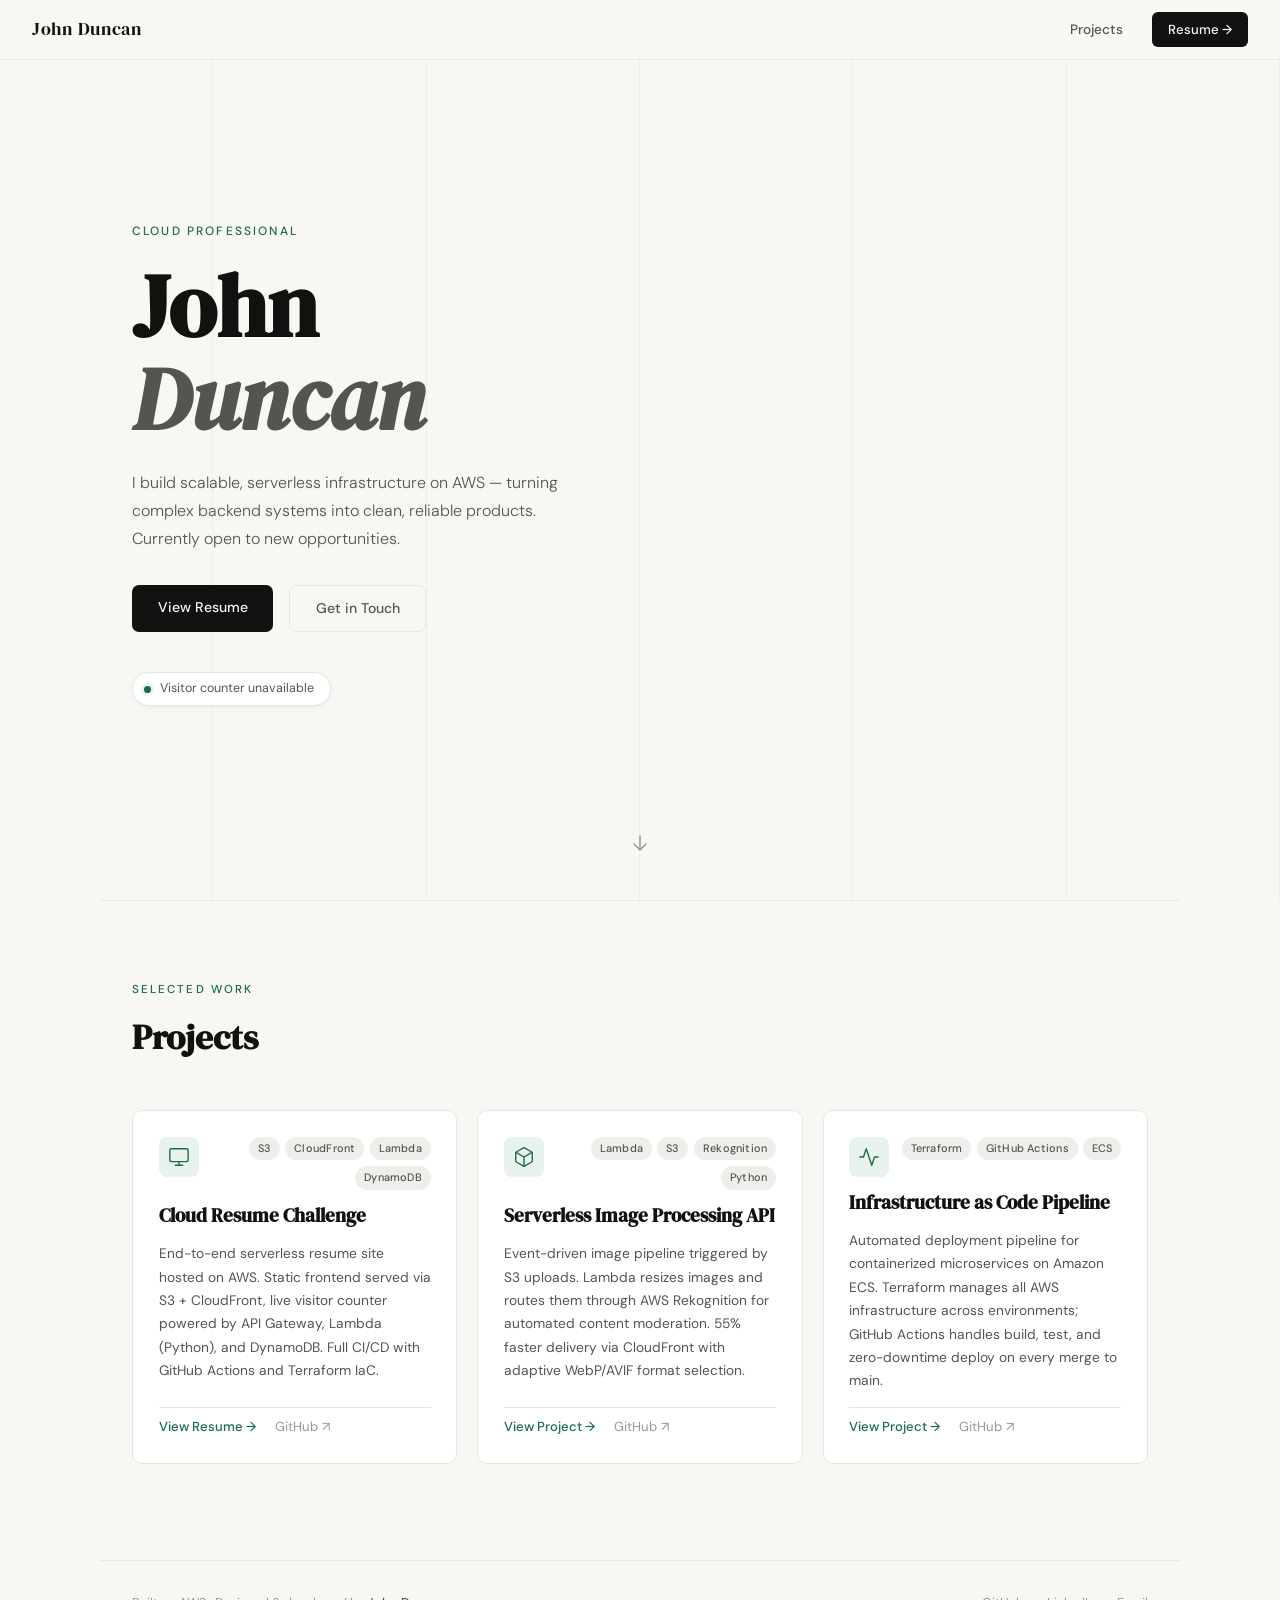
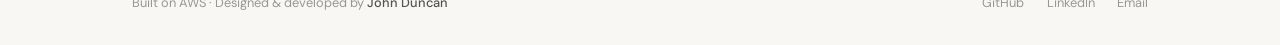
<file: index.html>
<!DOCTYPE html>
<html lang="en">
<head>
  <meta charset="UTF-8"/>
  <meta name="viewport" content="width=device-width, initial-scale=1.0"/>
  <title>JWD Resume</title>
  <link rel="preconnect" href="https://fonts.googleapis.com"/>
  <link rel="preconnect" href="https://fonts.gstatic.com" crossorigin/>
  <link href="https://fonts.googleapis.com/css2?family=DM+Serif+Display:ital@0;1&family=DM+Sans:opsz,wght@9..40,300;9..40,400;9..40,500&display=swap" rel="stylesheet"/>
  <link rel="stylesheet" href="style.css"/>
</head>
<body>

  <!-- ── NAV ── -->
  <nav class="nav">
    <span class="nav-logo">John Duncan</span>
    <div class="nav-links">
      <a href="#projects">Projects</a>
      <a href="resume.html" class="nav-cta">Resume →</a>
    </div>
  </nav>

  <!-- ── HERO ── -->
  <section class="hero">
    <div class="hero-inner">
      <p class="hero-eyebrow animate-up" style="--d:0ms">Cloud Professional</p>
      <h1 class="hero-name animate-up" style="--d:80ms">
        John<br/><em>Duncan</em>
      </h1>
      <p class="hero-bio animate-up" style="--d:160ms">
        I build scalable, serverless infrastructure on AWS — turning complex backend systems
        into clean, reliable products. Currently open to new opportunities.
      </p>
      <div class="hero-actions animate-up" style="--d:240ms">
        <a href="resume.html" class="btn-primary">View Resume</a>
        <a href="mailto:you@email.com" class="btn-ghost">Get in Touch</a>
      </div>

      <!-- Visitor Counter -->
      <div class="visitor-badge animate-up" style="--d:320ms">
        <span class="visitor-dot"></span>
        <span id="visitor-label">Loading visitors…</span>
      </div>
    </div>

    <!-- decorative vertical lines -->
    <div class="hero-grid" aria-hidden="true">
      <div class="grid-line"></div><div class="grid-line"></div>
      <div class="grid-line"></div><div class="grid-line"></div>
      <div class="grid-line"></div><div class="grid-line"></div>
    </div>

    <!-- scroll cue -->
    <a href="#projects" class="scroll-cue" aria-label="Scroll to projects">
      <svg width="20" height="20" viewBox="0 0 20 20" fill="none">
        <path d="M10 3v14M4 11l6 6 6-6" stroke="currentColor" stroke-width="1.5" stroke-linecap="round" stroke-linejoin="round"/>
      </svg>
    </a>
  </section>

  <!-- ── PROJECTS ── -->
  <section class="projects" id="projects">
    <div class="section-header">
      <span class="label">Selected Work</span>
      <h2>Projects</h2>
    </div>

    <div class="projects-grid">

      <!-- Project 1 -->
      <article class="project-card">
        <div class="card-top">
          <div class="card-icon">
            <svg width="22" height="22" viewBox="0 0 24 24" fill="none" stroke="currentColor" stroke-width="1.5" stroke-linecap="round" stroke-linejoin="round">
              <rect x="2" y="3" width="20" height="14" rx="2"/><path d="M8 21h8M12 17v4"/>
            </svg>
          </div>
          <div class="card-tags">
            <span class="tag">S3</span><span class="tag">CloudFront</span><span class="tag">Lambda</span><span class="tag">DynamoDB</span>
          </div>
        </div>
        <h3 class="card-title">Cloud Resume Challenge</h3>
        <p class="card-desc">
          End-to-end serverless resume site hosted on AWS. Static frontend served via S3 + CloudFront,
          live visitor counter powered by API Gateway, Lambda (Python), and DynamoDB.
          Full CI/CD with GitHub Actions and Terraform IaC.
        </p>
        <div class="card-footer">
          <a href="resume.html" class="card-link">View Resume →</a>
          <a href="https://github.com/yourgithub/cloud-resume" target="_blank" class="card-link-ghost">GitHub ↗</a>
        </div>
      </article>

      <!-- Project 2 -->
      <article class="project-card">
        <div class="card-top">
          <div class="card-icon">
            <svg width="22" height="22" viewBox="0 0 24 24" fill="none" stroke="currentColor" stroke-width="1.5" stroke-linecap="round" stroke-linejoin="round">
              <path d="M21 16V8a2 2 0 0 0-1-1.73l-7-4a2 2 0 0 0-2 0l-7 4A2 2 0 0 0 3 8v8a2 2 0 0 0 1 1.73l7 4a2 2 0 0 0 2 0l7-4A2 2 0 0 0 21 16z"/>
              <polyline points="3.27 6.96 12 12.01 20.73 6.96"/><line x1="12" y1="22.08" x2="12" y2="12"/>
            </svg>
          </div>
          <div class="card-tags">
            <span class="tag">Lambda</span><span class="tag">S3</span><span class="tag">Rekognition</span><span class="tag">Python</span>
          </div>
        </div>
        <h3 class="card-title">Serverless Image Processing API</h3>
        <p class="card-desc">
          Event-driven image pipeline triggered by S3 uploads. Lambda resizes images and routes them
          through AWS Rekognition for automated content moderation.
          55% faster delivery via CloudFront with adaptive WebP/AVIF format selection.
        </p>
        <div class="card-footer">
          <a href="https://github.com/yourgithub/image-api" target="_blank" class="card-link">View Project →</a>
          <a href="https://github.com/yourgithub/image-api" target="_blank" class="card-link-ghost">GitHub ↗</a>
        </div>
      </article>

      <!-- Project 3 -->
      <article class="project-card">
        <div class="card-top">
          <div class="card-icon">
            <svg width="22" height="22" viewBox="0 0 24 24" fill="none" stroke="currentColor" stroke-width="1.5" stroke-linecap="round" stroke-linejoin="round">
              <polyline points="22 12 18 12 15 21 9 3 6 12 2 12"/>
            </svg>
          </div>
          <div class="card-tags">
            <span class="tag">Terraform</span><span class="tag">GitHub Actions</span><span class="tag">ECS</span>
          </div>
        </div>
        <h3 class="card-title">Infrastructure as Code Pipeline</h3>
        <p class="card-desc">
          Automated deployment pipeline for containerized microservices on Amazon ECS.
          Terraform manages all AWS infrastructure across environments; GitHub Actions handles
          build, test, and zero-downtime deploy on every merge to main.
        </p>
        <div class="card-footer">
          <a href="https://github.com/yourgithub/iac-pipeline" target="_blank" class="card-link">View Project →</a>
          <a href="https://github.com/yourgithub/iac-pipeline" target="_blank" class="card-link-ghost">GitHub ↗</a>
        </div>
      </article>

    </div>
  </section>

  <!-- ── FOOTER ── -->
  <footer class="footer">
    <p>Built on AWS · Designed &amp; developed by <strong>John Duncan</strong></p>
    <div class="footer-links">
      <a href="https://github.com/jw-duncan" target="_blank">GitHub</a>
      <a href="https://www.linkedin.com/in/john-w-duncan-7701b7184/" target="_blank">LinkedIn</a>
      <a href="mailto:johnwduncan908@gmail.com">Email</a>
    </div>
  </footer>

  <script src="main.js"></script>
</body>
</html>
</file>
<file: style.css>
/* ═══════════════════════════════════════════
   RESET & TOKENS
═══════════════════════════════════════════ */
*, *::before, *::after { box-sizing: border-box; margin: 0; padding: 0; }

:root {
  --bg:         #f8f7f4;
  --surface:    #ffffff;
  --border:     #e8e6e0;
  --ink:        #111110;
  --ink-2:      #555450;
  --ink-3:      #999793;
  --accent:     #1a6b4a;       /* deep green */
  --accent-lt:  #e8f3ee;
  --tag-bg:     #f0eeea;
  --tag-ink:    #555450;
  --font-disp:  'DM Serif Display', Georgia, serif;
  --font-sans:  'DM Sans', system-ui, sans-serif;
  --radius:     10px;
  --nav-h:      60px;
  --max-w:      1080px;
}

html { scroll-behavior: smooth; }

body {
  background: var(--bg);
  font-family: var(--font-sans);
  color: var(--ink);
  font-size: 15px;
  line-height: 1.6;
  -webkit-font-smoothing: antialiased;
}

a { color: inherit; text-decoration: none; }
img { display: block; max-width: 100%; }

/* ═══════════════════════════════════════════
   ANIMATIONS
═══════════════════════════════════════════ */
@keyframes fade-up {
  from { opacity: 0; transform: translateY(20px); }
  to   { opacity: 1; transform: translateY(0); }
}

.animate-up {
  opacity: 0;
  animation: fade-up .65s cubic-bezier(.22,.68,0,1) forwards;
  animation-delay: var(--d, 0ms);
}

/* ═══════════════════════════════════════════
   NAV
═══════════════════════════════════════════ */
.nav {
  position: fixed;
  top: 0; left: 0; right: 0;
  height: var(--nav-h);
  display: flex;
  align-items: center;
  justify-content: space-between;
  padding: 0 2rem;
  background: rgba(248, 247, 244, 0.88);
  backdrop-filter: blur(12px);
  -webkit-backdrop-filter: blur(12px);
  border-bottom: 1px solid var(--border);
  z-index: 100;
}

.nav-logo {
  font-family: var(--font-disp);
  font-size: 1.1rem;
  letter-spacing: .04em;
  color: var(--ink);
}

.nav-links {
  display: flex;
  align-items: center;
  gap: 1.8rem;
}

.nav-links a {
  font-size: .85rem;
  font-weight: 500;
  color: var(--ink-2);
  transition: color .2s;
}

.nav-links a:hover { color: var(--ink); }

.nav-cta {
  background: var(--ink) !important;
  color: var(--bg) !important;
  padding: .42rem 1rem;
  border-radius: 6px;
  font-size: .82rem !important;
  transition: opacity .2s !important;
}

.nav-cta:hover { opacity: .8; }

/* ═══════════════════════════════════════════
   HERO
═══════════════════════════════════════════ */
.hero {
  position: relative;
  min-height: 100vh;
  display: flex;
  align-items: center;
  padding: calc(var(--nav-h) + 4rem) 2rem 6rem;
  overflow: hidden;
}

.hero-inner {
  position: relative;
  z-index: 2;
  max-width: 620px;
  margin: 0 auto 0 calc((100% - var(--max-w)) / 2 + 2rem);
}

/* decorative vertical rules */
.hero-grid {
  position: absolute;
  inset: 0;
  display: grid;
  grid-template-columns: repeat(6, 1fr);
  pointer-events: none;
  z-index: 1;
}

.grid-line {
  border-right: 1px solid var(--border);
  opacity: .5;
}

.hero-eyebrow {
  font-size: .75rem;
  font-weight: 500;
  letter-spacing: .18em;
  text-transform: uppercase;
  color: var(--accent);
  margin-bottom: 1.2rem;
}

.hero-name {
  font-family: var(--font-disp);
  font-size: clamp(3rem, 8vw, 5.5rem);
  line-height: 1.05;
  color: var(--ink);
  margin-bottom: 1.5rem;
}

.hero-name em {
  font-style: italic;
  color: var(--ink-2);
}

.hero-bio {
  font-size: 1rem;
  font-weight: 300;
  color: var(--ink-2);
  max-width: 460px;
  margin-bottom: 2rem;
  line-height: 1.75;
}

.hero-actions {
  display: flex;
  gap: 1rem;
  flex-wrap: wrap;
  margin-bottom: 2.5rem;
}

.btn-primary {
  display: inline-block;
  background: var(--ink);
  color: var(--bg);
  padding: .72rem 1.6rem;
  border-radius: 7px;
  font-size: .88rem;
  font-weight: 500;
  transition: opacity .2s, transform .2s;
}

.btn-primary:hover { opacity: .82; transform: translateY(-1px); }

.btn-ghost {
  display: inline-block;
  border: 1px solid var(--border);
  color: var(--ink-2);
  padding: .72rem 1.6rem;
  border-radius: 7px;
  font-size: .88rem;
  font-weight: 500;
  transition: border-color .2s, color .2s, transform .2s;
}

.btn-ghost:hover {
  border-color: var(--ink-3);
  color: var(--ink);
  transform: translateY(-1px);
}

/* Visitor Counter Badge */
.visitor-badge {
  display: inline-flex;
  align-items: center;
  gap: .55rem;
  background: var(--surface);
  border: 1px solid var(--border);
  border-radius: 99px;
  padding: .38rem 1rem .38rem .7rem;
  font-size: .78rem;
  color: var(--ink-2);
  box-shadow: 0 1px 4px rgba(0,0,0,.06);
}

.visitor-dot {
  width: 7px;
  height: 7px;
  border-radius: 50%;
  background: var(--accent);
  box-shadow: 0 0 0 3px var(--accent-lt);
  animation: pulse 2.2s ease-in-out infinite;
  flex-shrink: 0;
}

@keyframes pulse {
  0%, 100% { box-shadow: 0 0 0 3px var(--accent-lt); }
  50%       { box-shadow: 0 0 0 6px var(--accent-lt); }
}

/* Scroll cue */
.scroll-cue {
  position: absolute;
  bottom: 2.5rem;
  left: 50%;
  transform: translateX(-50%);
  color: var(--ink-3);
  animation: bob 2s ease-in-out infinite;
  z-index: 2;
  transition: color .2s;
}

.scroll-cue:hover { color: var(--ink); }

@keyframes bob {
  0%, 100% { transform: translateX(-50%) translateY(0); }
  50%       { transform: translateX(-50%) translateY(5px); }
}

/* ═══════════════════════════════════════════
   PROJECTS
═══════════════════════════════════════════ */
.projects {
  max-width: var(--max-w);
  margin: 0 auto;
  padding: 5rem 2rem 6rem;
  border-top: 1px solid var(--border);
}

.section-header {
  margin-bottom: 2.8rem;
}

.section-header .label {
  display: block;
  font-size: .72rem;
  font-weight: 500;
  letter-spacing: .18em;
  text-transform: uppercase;
  color: var(--accent);
  margin-bottom: .6rem;
}

.section-header h2 {
  font-family: var(--font-disp);
  font-size: 2.2rem;
  color: var(--ink);
}

.projects-grid {
  display: grid;
  grid-template-columns: repeat(auto-fit, minmax(300px, 1fr));
  gap: 1.25rem;
}

/* Project Card */
.project-card {
  background: var(--surface);
  border: 1px solid var(--border);
  border-radius: var(--radius);
  padding: 1.6rem;
  display: flex;
  flex-direction: column;
  gap: .9rem;
  transition: box-shadow .25s, transform .25s, border-color .25s;
}

.project-card:hover {
  box-shadow: 0 8px 28px rgba(0,0,0,.08);
  transform: translateY(-3px);
  border-color: #d4d2cc;
}

.card-top {
  display: flex;
  align-items: flex-start;
  justify-content: space-between;
  gap: .75rem;
}

.card-icon {
  width: 40px;
  height: 40px;
  border-radius: 8px;
  background: var(--accent-lt);
  display: flex;
  align-items: center;
  justify-content: center;
  color: var(--accent);
  flex-shrink: 0;
}

.card-tags {
  display: flex;
  flex-wrap: wrap;
  gap: .35rem;
  justify-content: flex-end;
}

.tag {
  background: var(--tag-bg);
  color: var(--tag-ink);
  font-size: .68rem;
  font-weight: 500;
  padding: .2rem .55rem;
  border-radius: 99px;
  letter-spacing: .02em;
}

.card-title {
  font-family: var(--font-disp);
  font-size: 1.18rem;
  color: var(--ink);
  line-height: 1.25;
}

.card-desc {
  font-size: .86rem;
  color: var(--ink-2);
  line-height: 1.7;
  flex: 1;
}

.card-footer {
  display: flex;
  align-items: center;
  gap: 1.2rem;
  padding-top: .5rem;
  border-top: 1px solid var(--border);
}

.card-link {
  font-size: .82rem;
  font-weight: 500;
  color: var(--accent);
  transition: opacity .2s;
}

.card-link:hover { opacity: .7; }

.card-link-ghost {
  font-size: .82rem;
  color: var(--ink-3);
  transition: color .2s;
}

.card-link-ghost:hover { color: var(--ink-2); }

/* ═══════════════════════════════════════════
   FOOTER
═══════════════════════════════════════════ */
.footer {
  border-top: 1px solid var(--border);
  padding: 2rem;
  display: flex;
  align-items: center;
  justify-content: space-between;
  flex-wrap: wrap;
  gap: 1rem;
  max-width: var(--max-w);
  margin: 0 auto;
  font-size: .8rem;
  color: var(--ink-3);
}

.footer strong { color: var(--ink-2); font-weight: 500; }

.footer-links {
  display: flex;
  gap: 1.4rem;
}

.footer-links a {
  color: var(--ink-3);
  transition: color .2s;
}

.footer-links a:hover { color: var(--ink); }

/* ═══════════════════════════════════════════
   RESUME PAGE
═══════════════════════════════════════════ */
.resume-page {
  padding-top: var(--nav-h);
  min-height: 100vh;
  background: #d6d0c4;
  display: flex;
  justify-content: center;
  align-items: flex-start;
}

.resume-wrap {
  width: 100%;
  max-width: 800px;
  padding: 2.5rem 1rem 4rem;
}

/* back link above resume */
.resume-back {
  display: inline-flex;
  align-items: center;
  gap: .4rem;
  font-size: .8rem;
  color: var(--ink-2);
  margin-bottom: 1.2rem;
  transition: color .2s;
}

.resume-back:hover { color: var(--ink); }

/* paper */
.paper {
  background: #faf9f6;
  padding: 2.8rem 3rem 3rem;
  box-shadow: 0 4px 32px rgba(0,0,0,.18), 0 1px 4px rgba(0,0,0,.1);
  animation: fade-up .55s cubic-bezier(.22,.68,0,1) both;
}

/* ── Resume Header ── */
.r-header {
  text-align: center;
  border-bottom: 2px solid #1a1a1a;
  padding-bottom: .75rem;
  margin-bottom: .6rem;
}

.r-header h1 {
  font-family: var(--font-disp);
  font-size: 2rem;
  font-weight: 700;
  letter-spacing: .08em;
  text-transform: uppercase;
  color: #1a1a1a;
}

.r-contact {
  font-size: .8rem;
  color: #555;
  margin-top: .4rem;
  display: flex;
  flex-wrap: wrap;
  justify-content: center;
  gap: 0 .5rem;
}

.r-contact span::before { content: "·"; margin-right: .5rem; }
.r-contact span:first-child::before { content: ""; margin-right: 0; }
.r-contact a { color: #8b0000; }
.r-contact a:hover { text-decoration: underline; }

/* ── Resume Sections ── */
.r-section { margin-top: 1rem; }

.r-section-title {
  font-size: .68rem;
  font-weight: 700;
  letter-spacing: .18em;
  text-transform: uppercase;
  color: #1a1a1a;
  border-bottom: 1.5px solid #1a1a1a;
  padding-bottom: .18rem;
  margin-bottom: .6rem;
  font-family: var(--font-sans);
}

.r-entry {
  display: grid;
  grid-template-columns: 1fr auto;
  column-gap: 1rem;
  margin-bottom: .65rem;
}

.r-entry-right {
  text-align: right;
  white-space: nowrap;
  font-size: .8rem;
  color: #555;
}

.r-org  { font-weight: 700; font-size: .9rem; }
.r-role { font-style: italic; font-size: .86rem; color: #555; }
.r-edu-degree { font-weight: 700; font-size: .9rem; }
.r-edu-detail { font-size: .82rem; color: #555; }

ul.r-bullets { margin: .3rem 0 0 1.1rem; list-style: disc; }
ul.r-bullets li { font-size: .84rem; line-height: 1.55; margin-bottom: .12rem; }

.r-skills-grid {
  display: grid;
  grid-template-columns: 8rem 1fr;
  row-gap: .28rem;
  font-size: .84rem;
}

.r-skill-cat  { font-weight: 700; }
.r-skill-list { color: #555; }

.r-cert-row {
  display: flex;
  justify-content: space-between;
  font-size: .84rem;
  margin-bottom: .22rem;
}

.r-cert-name { font-weight: 600; }
.r-cert-date { color: #555; white-space: nowrap; }

/* ═══════════════════════════════════════════
   PRINT
═══════════════════════════════════════════ */
@media print {
  .nav, .resume-back, .footer { display: none; }
  .resume-page { background: #fff; padding: 0; }
  .resume-wrap { padding: 0; max-width: 100%; }
  .paper { box-shadow: none; padding: 1.5cm 2cm; }
  .r-contact a { color: #1a1a1a !important; }
}

/* ═══════════════════════════════════════════
   RESPONSIVE
═══════════════════════════════════════════ */
@media (max-width: 640px) {
  .hero-inner { margin-left: 0; }
  .nav { padding: 0 1.2rem; }
  .projects { padding: 3.5rem 1.2rem 4rem; }
  .projects-grid { grid-template-columns: 1fr; }
  .footer { padding: 1.5rem 1.2rem; flex-direction: column; align-items: flex-start; }
  .paper { padding: 1.6rem 1.2rem; }
  .r-entry { grid-template-columns: 1fr; }
  .r-entry-right { text-align: left; margin-top: .05rem; }
  .r-skills-grid { grid-template-columns: 1fr; }
  .r-skill-cat { margin-top: .35rem; }
}
</file>
